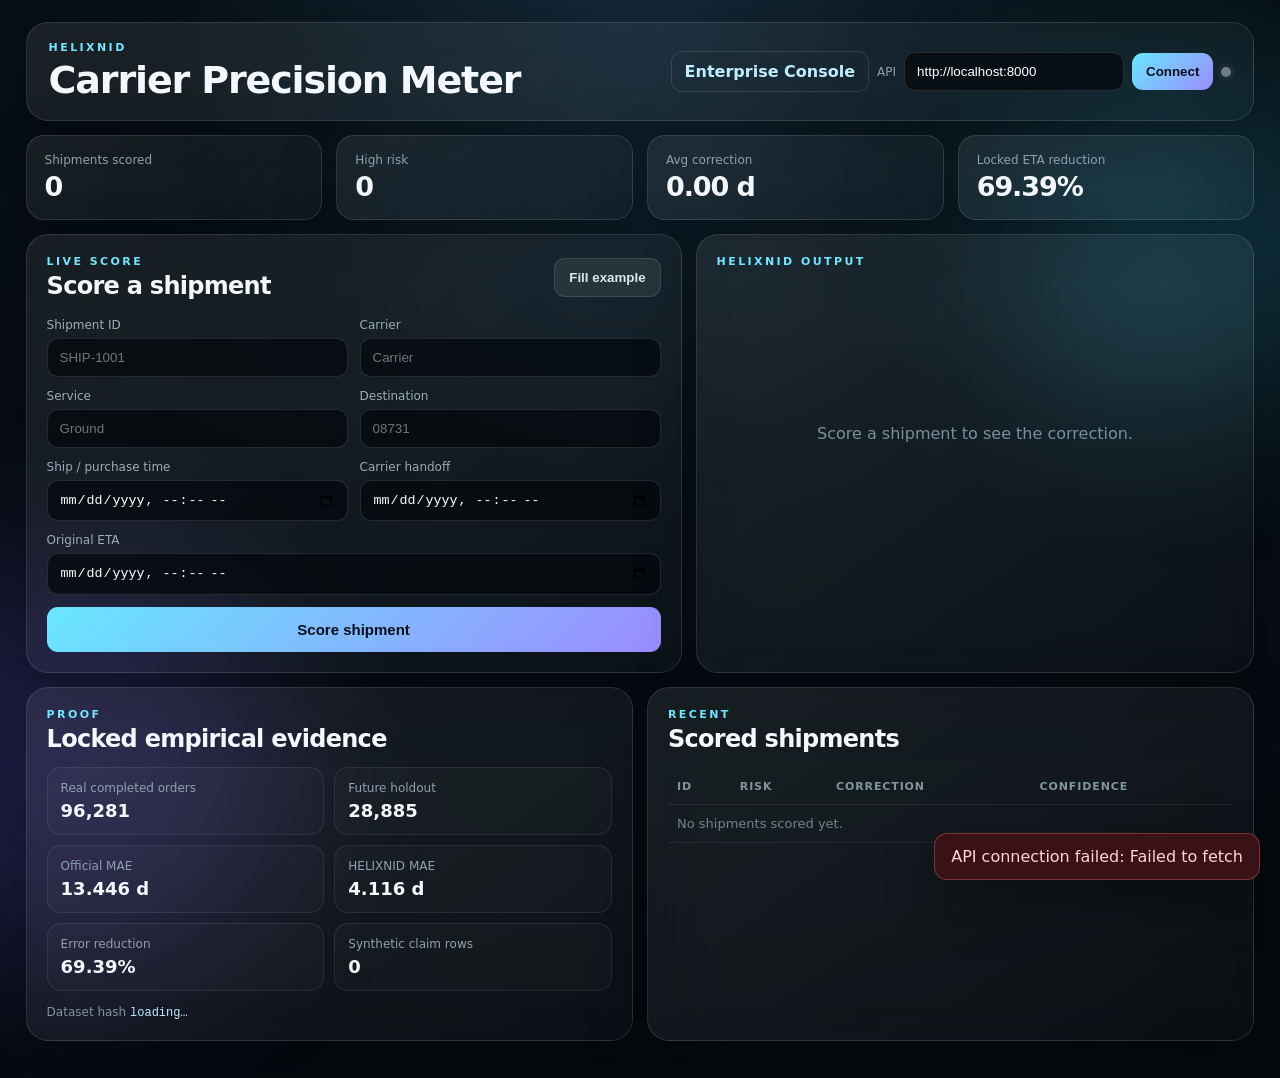
<file: HELIXNID_EMPIRICAL_LANE_ONE/product_5_6/06_dashboard/index.html>
<!doctype html>
<html lang="en">
<head>
  <meta charset="utf-8" />
  <meta name="viewport" content="width=device-width,initial-scale=1" />
  <title>HELIXNID Carrier Precision Meter</title>
  <link rel="stylesheet" href="styles.css" />
  <style>.nav-link{color:#bfeeff;text-decoration:none;font-weight:750;padding:10px 13px;border:1px solid rgba(255,255,255,.12);border-radius:11px}</style>
</head>
<body>
  <div class="bg-orb orb-a"></div>
  <div class="bg-orb orb-b"></div>
  <main class="shell">
    <header class="topbar glass">
      <div>
        <div class="eyebrow">HELIXNID</div>
        <h1>Carrier Precision Meter</h1>
      </div>
      <div class="api-control">
        <a class="nav-link" href="enterprise.html">Enterprise Console</a>
        <label for="apiBase">API</label>
        <input id="apiBase" value="http://localhost:8000" />
        <button id="connectBtn">Connect</button>
        <span id="statusDot" class="status-dot"></span>
      </div>
    </header>

    <section class="metric-grid">
      <article class="metric glass"><span>Shipments scored</span><strong id="metricScored">0</strong></article>
      <article class="metric glass"><span>High risk</span><strong id="metricHigh">0</strong></article>
      <article class="metric glass"><span>Avg correction</span><strong id="metricCorrection">0.00 d</strong></article>
      <article class="metric glass"><span>Locked ETA reduction</span><strong id="metricEvidence">69.39%</strong></article>
    </section>

    <section class="workspace">
      <article class="panel glass score-panel">
        <div class="panel-head">
          <div>
            <div class="eyebrow">LIVE SCORE</div>
            <h2>Score a shipment</h2>
          </div>
          <button id="demoBtn" class="ghost">Fill example</button>
        </div>

        <form id="scoreForm" class="form-grid">
          <label>Shipment ID<input id="shipmentId" placeholder="SHIP-1001" /></label>
          <label>Carrier<input id="carrier" placeholder="Carrier" /></label>
          <label>Service<input id="service" placeholder="Ground" /></label>
          <label>Destination<input id="destination" placeholder="08731" /></label>
          <label>Ship / purchase time<input id="shipTime" type="datetime-local" required /></label>
          <label>Carrier handoff<input id="handoffTime" type="datetime-local" required /></label>
          <label class="wide">Original ETA<input id="etaTime" type="datetime-local" required /></label>
          <button class="primary wide" type="submit">Score shipment</button>
        </form>
      </article>

      <article class="panel glass result-panel">
        <div class="eyebrow">HELIXNID OUTPUT</div>
        <div id="emptyState" class="empty-state">Score a shipment to see the correction.</div>
        <div id="resultState" class="result-state hidden">
          <div class="risk-row">
            <div>
              <span class="small-label">Risk band</span>
              <strong id="riskBand" class="risk-badge">—</strong>
            </div>
            <div class="risk-number"><span>Late probability</span><strong id="lateProb">—</strong></div>
          </div>
          <div class="eta-block">
            <span>Original ETA</span><strong id="originalEta">—</strong>
            <span>HELIXNID corrected ETA</span><strong id="correctedEta">—</strong>
          </div>
          <div class="result-grid">
            <div><span>Correction</span><strong id="correctionDays">—</strong></div>
            <div><span>Confidence</span><strong id="confidence">—</strong></div>
            <div><span>History match</span><strong id="historyRows">—</strong></div>
            <div><span>Warning window</span><strong id="warningHours">—</strong></div>
          </div>
        </div>
      </article>
    </section>

    <section class="lower-grid">
      <article class="panel glass">
        <div class="eyebrow">PROOF</div>
        <h2>Locked empirical evidence</h2>
        <div class="proof-grid">
          <div><span>Real completed orders</span><strong id="proofOrders">96,281</strong></div>
          <div><span>Future holdout</span><strong id="proofTest">28,885</strong></div>
          <div><span>Official MAE</span><strong id="proofOfficial">13.446 d</strong></div>
          <div><span>HELIXNID MAE</span><strong id="proofHelix">4.116 d</strong></div>
          <div><span>Error reduction</span><strong id="proofReduction">69.39%</strong></div>
          <div><span>Synthetic claim rows</span><strong id="proofSynthetic">0</strong></div>
        </div>
        <div class="hash-line">Dataset hash <code id="proofHash">loading…</code></div>
      </article>

      <article class="panel glass">
        <div class="eyebrow">RECENT</div>
        <h2>Scored shipments</h2>
        <div class="table-wrap">
          <table>
            <thead><tr><th>ID</th><th>Risk</th><th>Correction</th><th>Confidence</th></tr></thead>
            <tbody id="recentRows"><tr><td colspan="4" class="muted">No shipments scored yet.</td></tr></tbody>
          </table>
        </div>
      </article>
    </section>
  </main>
  <script src="app.js"></script>
</body>
</html>
</file>
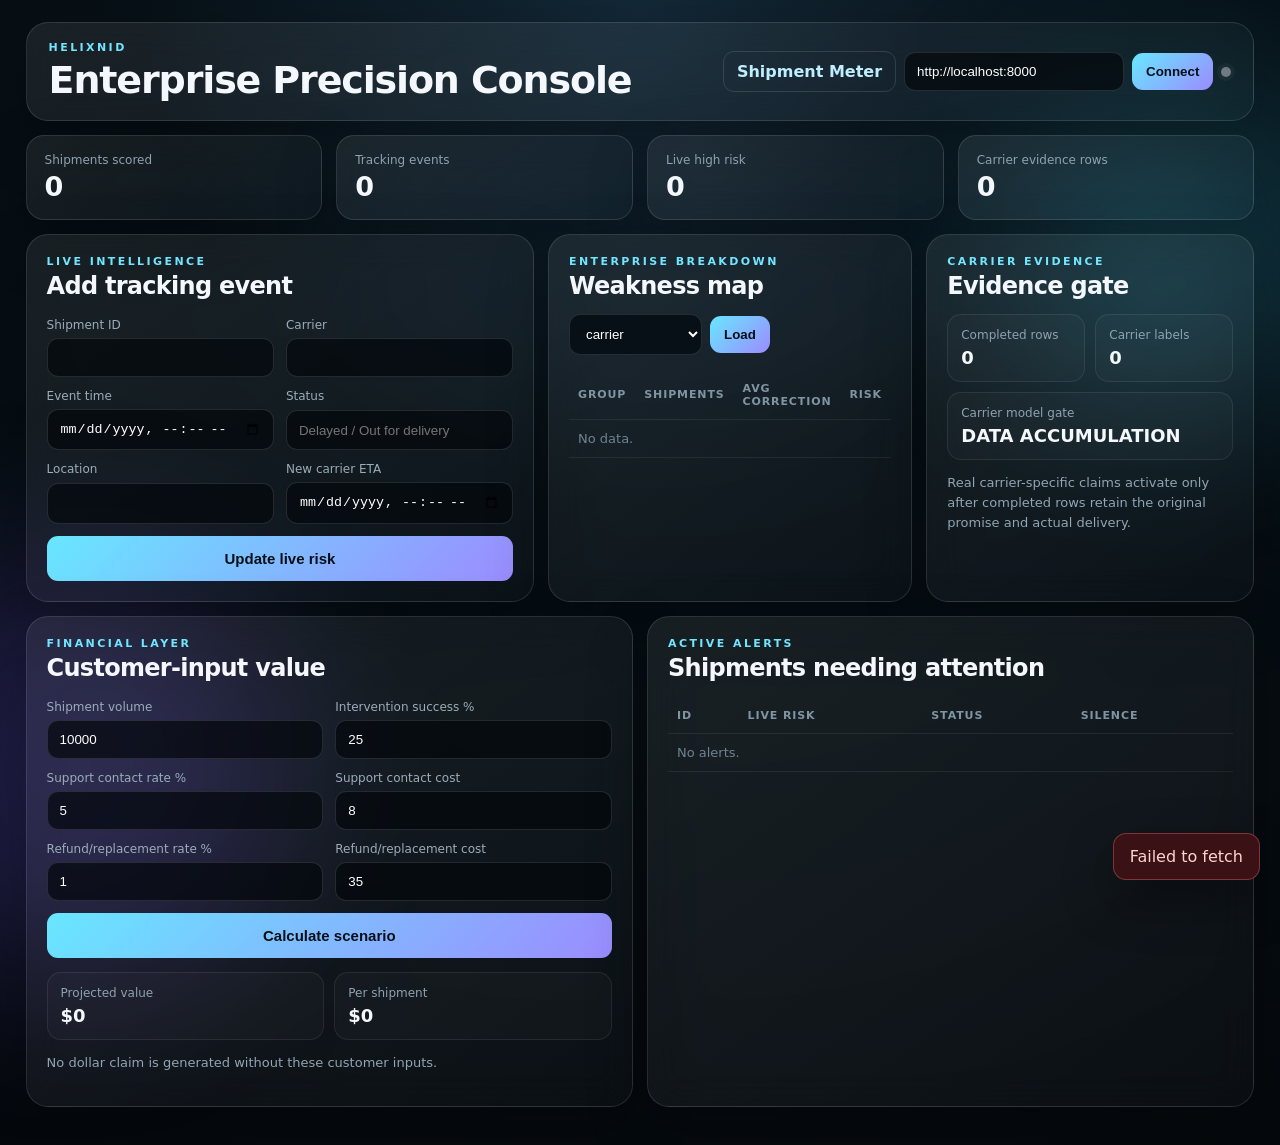
<file: HELIXNID_EMPIRICAL_LANE_ONE/product_5_6/06_dashboard/enterprise.html>
<!doctype html>
<html lang="en">
<head>
  <meta charset="utf-8" />
  <meta name="viewport" content="width=device-width,initial-scale=1" />
  <title>HELIXNID Enterprise Precision</title>
  <link rel="stylesheet" href="styles.css" />
  <style>
    .nav-link{color:#bfeeff;text-decoration:none;font-weight:750;padding:10px 13px;border:1px solid rgba(255,255,255,.12);border-radius:11px}
    .triple-grid{display:grid;grid-template-columns:repeat(3,1fr);gap:14px;margin-top:14px}
    .select{border:1px solid rgba(255,255,255,.12);background:#071016;color:white;border-radius:11px;padding:11px 12px}
    textarea{width:100%;min-height:120px;border:1px solid rgba(255,255,255,.12);background:rgba(3,8,12,.7);color:white;border-radius:11px;padding:11px 12px}
    .full{grid-column:1/-1}.status-copy{color:#91a5b3;font-size:13px;line-height:1.55}.value{font-size:26px;letter-spacing:-.04em}.alert-critical{color:#ff8e8e}.alert-high{color:#ffc77e}
    @media(max-width:1000px){.triple-grid{grid-template-columns:1fr}.full{grid-column:auto}}
  </style>
</head>
<body>
  <div class="bg-orb orb-a"></div><div class="bg-orb orb-b"></div>
  <main class="shell">
    <header class="topbar glass">
      <div><div class="eyebrow">HELIXNID</div><h1>Enterprise Precision Console</h1></div>
      <div class="api-control">
        <a class="nav-link" href="index.html">Shipment Meter</a>
        <input id="apiBase" value="http://localhost:8000" />
        <button id="connectBtn">Connect</button><span id="statusDot" class="status-dot"></span>
      </div>
    </header>

    <section class="metric-grid">
      <article class="metric glass"><span>Shipments scored</span><strong id="mScored">0</strong></article>
      <article class="metric glass"><span>Tracking events</span><strong id="mEvents">0</strong></article>
      <article class="metric glass"><span>Live high risk</span><strong id="mLiveHigh">0</strong></article>
      <article class="metric glass"><span>Carrier evidence rows</span><strong id="mEvidence">0</strong></article>
    </section>

    <section class="triple-grid">
      <article class="panel glass">
        <div class="eyebrow">LIVE INTELLIGENCE</div><h2>Add tracking event</h2>
        <form id="eventForm" class="form-grid">
          <label>Shipment ID<input id="eventShipment" required /></label>
          <label>Carrier<input id="eventCarrier" /></label>
          <label>Event time<input id="eventTime" type="datetime-local" required /></label>
          <label>Status<input id="eventStatus" placeholder="Delayed / Out for delivery" required /></label>
          <label>Location<input id="eventLocation" /></label>
          <label>New carrier ETA<input id="eventEta" type="datetime-local" /></label>
          <button class="primary wide" type="submit">Update live risk</button>
        </form>
        <div id="liveResult" class="status-copy"></div>
      </article>

      <article class="panel glass">
        <div class="eyebrow">ENTERPRISE BREAKDOWN</div><h2>Weakness map</h2>
        <div class="api-control" style="margin-top:14px">
          <select id="groupBy" class="select"><option>carrier</option><option>service</option><option>destination</option><option>late_risk_band</option><option>confidence</option></select>
          <button id="loadBreakdown">Load</button>
        </div>
        <div class="table-wrap"><table><thead><tr><th>Group</th><th>Shipments</th><th>Avg correction</th><th>Risk</th></tr></thead><tbody id="breakdownRows"><tr><td colspan="4" class="muted">No data.</td></tr></tbody></table></div>
      </article>

      <article class="panel glass">
        <div class="eyebrow">CARRIER EVIDENCE</div><h2>Evidence gate</h2>
        <div class="proof-grid">
          <div><span>Completed rows</span><strong id="eRows">0</strong></div>
          <div><span>Carrier labels</span><strong id="eCarriers">0</strong></div>
          <div class="full"><span>Carrier model gate</span><strong id="eGate">DATA ACCUMULATION</strong></div>
        </div>
        <p class="status-copy">Real carrier-specific claims activate only after completed rows retain the original promise and actual delivery.</p>
      </article>
    </section>

    <section class="lower-grid">
      <article class="panel glass">
        <div class="eyebrow">FINANCIAL LAYER</div><h2>Customer-input value</h2>
        <form id="financialForm" class="form-grid">
          <label>Shipment volume<input id="fVolume" type="number" value="10000" min="0" /></label>
          <label>Intervention success %<input id="fSuccess" type="number" value="25" min="0" max="100" /></label>
          <label>Support contact rate %<input id="fSupportRate" type="number" value="5" min="0" /></label>
          <label>Support contact cost<input id="fSupportCost" type="number" value="8" min="0" step="0.01" /></label>
          <label>Refund/replacement rate %<input id="fRefundRate" type="number" value="1" min="0" /></label>
          <label>Refund/replacement cost<input id="fRefundCost" type="number" value="35" min="0" step="0.01" /></label>
          <button class="primary wide" type="submit">Calculate scenario</button>
        </form>
        <div class="proof-grid"><div><span>Projected value</span><strong id="fValue">$0</strong></div><div><span>Per shipment</span><strong id="fPer">$0</strong></div></div>
        <p class="status-copy">No dollar claim is generated without these customer inputs.</p>
      </article>

      <article class="panel glass">
        <div class="eyebrow">ACTIVE ALERTS</div><h2>Shipments needing attention</h2>
        <div class="table-wrap"><table><thead><tr><th>ID</th><th>Live risk</th><th>Status</th><th>Silence</th></tr></thead><tbody id="alertRows"><tr><td colspan="4" class="muted">No alerts.</td></tr></tbody></table></div>
      </article>
    </section>
  </main>
  <script src="enterprise.js"></script>
</body>
</html>
</file>
<file: HELIXNID_EMPIRICAL_LANE_ONE/product_5_6/06_dashboard/styles.css>
:root{font-family:Inter,ui-sans-serif,system-ui,-apple-system,BlinkMacSystemFont,"Segoe UI",sans-serif;color:#f4f7fb;background:#071016}*{box-sizing:border-box}body{margin:0;min-height:100vh;background:radial-gradient(circle at top,#132837 0,#071016 38%,#05090d 100%);overflow-x:hidden}.bg-orb{position:fixed;border-radius:50%;filter:blur(90px);opacity:.22;pointer-events:none}.orb-a{width:340px;height:340px;background:#3fd7ff;right:-60px;top:70px}.orb-b{width:420px;height:420px;background:#7a5cff;left:-140px;bottom:-80px}.shell{width:min(1480px,96vw);margin:0 auto;padding:22px 0 38px}.glass{background:linear-gradient(145deg,rgba(255,255,255,.08),rgba(255,255,255,.025));border:1px solid rgba(255,255,255,.12);box-shadow:0 22px 60px rgba(0,0,0,.28);backdrop-filter:blur(18px);-webkit-backdrop-filter:blur(18px)}.topbar{border-radius:22px;padding:18px 22px;display:flex;align-items:center;justify-content:space-between;gap:18px}.eyebrow{font-size:11px;letter-spacing:.22em;text-transform:uppercase;color:#72e6ff;font-weight:800}.topbar h1,.panel h2{margin:4px 0 0;font-weight:750;letter-spacing:-.03em}.topbar h1{font-size:clamp(24px,3vw,38px)}.api-control{display:flex;gap:8px;align-items:center}.api-control label{font-size:12px;color:#8fa2b1}.api-control input,.form-grid input{border:1px solid rgba(255,255,255,.12);background:rgba(3,8,12,.7);color:white;border-radius:11px;padding:11px 12px;outline:none}.api-control input{width:220px}.api-control button,.ghost,.primary{border:0;border-radius:11px;padding:11px 14px;font-weight:700;cursor:pointer}.api-control button,.primary{background:linear-gradient(135deg,#68e7ff,#9b8cff);color:#061018}.ghost{background:rgba(255,255,255,.08);color:#dce8ef;border:1px solid rgba(255,255,255,.1)}.status-dot{width:10px;height:10px;border-radius:50%;background:#6f7a83;box-shadow:0 0 0 4px rgba(255,255,255,.04)}.status-dot.online{background:#52f3a0;box-shadow:0 0 16px rgba(82,243,160,.7)}.metric-grid{display:grid;grid-template-columns:repeat(4,1fr);gap:14px;margin-top:14px}.metric{border-radius:18px;padding:17px 18px}.metric span,.small-label,.eta-block span,.result-grid span,.proof-grid span,.risk-number span{display:block;font-size:12px;color:#8fa2b1}.metric strong{display:block;margin-top:4px;font-size:27px;letter-spacing:-.04em}.workspace{display:grid;grid-template-columns:1.08fr .92fr;gap:14px;margin-top:14px}.panel{border-radius:22px;padding:20px}.panel-head{display:flex;align-items:center;justify-content:space-between;gap:12px}.form-grid{display:grid;grid-template-columns:repeat(2,1fr);gap:12px;margin-top:18px}.form-grid label{font-size:12px;color:#9badb9;display:grid;gap:6px}.form-grid input{width:100%}.wide{grid-column:1/-1}.primary{font-size:15px;padding:14px}.result-panel{min-height:420px}.empty-state{height:330px;display:grid;place-items:center;color:#78909f;text-align:center}.hidden{display:none!important}.risk-row{display:flex;align-items:end;justify-content:space-between;margin-top:22px;padding-bottom:18px;border-bottom:1px solid rgba(255,255,255,.08)}.risk-badge{display:inline-flex;margin-top:8px;padding:8px 12px;border-radius:999px;background:rgba(255,255,255,.08);font-size:18px}.risk-badge.high{background:rgba(255,84,84,.16);color:#ff8e8e}.risk-badge.elevated{background:rgba(255,176,72,.15);color:#ffc77e}.risk-badge.watch{background:rgba(255,224,92,.14);color:#ffe66f}.risk-badge.low{background:rgba(82,243,160,.12);color:#7ff4b4}.risk-number{text-align:right}.risk-number strong{font-size:34px;letter-spacing:-.04em}.eta-block{display:grid;grid-template-columns:1fr auto;gap:12px;margin-top:18px;padding:16px;background:rgba(2,7,10,.38);border-radius:16px}.eta-block strong{text-align:right}.result-grid,.proof-grid{display:grid;grid-template-columns:repeat(2,1fr);gap:10px;margin-top:14px}.result-grid>div,.proof-grid>div{padding:13px;border:1px solid rgba(255,255,255,.08);border-radius:14px;background:rgba(255,255,255,.025)}.result-grid strong,.proof-grid strong{display:block;margin-top:5px;font-size:18px}.lower-grid{display:grid;grid-template-columns:1fr 1fr;gap:14px;margin-top:14px}.hash-line{margin-top:14px;font-size:12px;color:#8294a1;word-break:break-all}.hash-line code{color:#bfeeff}.table-wrap{overflow:auto;margin-top:16px}table{width:100%;border-collapse:collapse;font-size:13px}th,td{text-align:left;padding:11px 9px;border-bottom:1px solid rgba(255,255,255,.07)}th{color:#8095a3;font-size:11px;text-transform:uppercase;letter-spacing:.08em}.muted{color:#6f8491}.error-toast{position:fixed;right:20px;bottom:20px;background:#3a1114;border:1px solid rgba(255,120,120,.35);padding:13px 16px;border-radius:13px;color:#ffd3d3;max-width:360px;box-shadow:0 20px 50px rgba(0,0,0,.35)}@media(max-width:900px){.topbar{align-items:flex-start;flex-direction:column}.api-control{width:100%;flex-wrap:wrap}.api-control input{flex:1;min-width:200px}.metric-grid{grid-template-columns:repeat(2,1fr)}.workspace,.lower-grid{grid-template-columns:1fr}.result-panel{min-height:auto}}@media(max-width:560px){.shell{width:min(94vw,1480px)}.metric-grid{grid-template-columns:1fr 1fr}.metric strong{font-size:21px}.form-grid{grid-template-columns:1fr}.wide{grid-column:auto}.result-grid,.proof-grid{grid-template-columns:1fr}.eta-block{grid-template-columns:1fr}.eta-block strong{text-align:left}}
</file>
